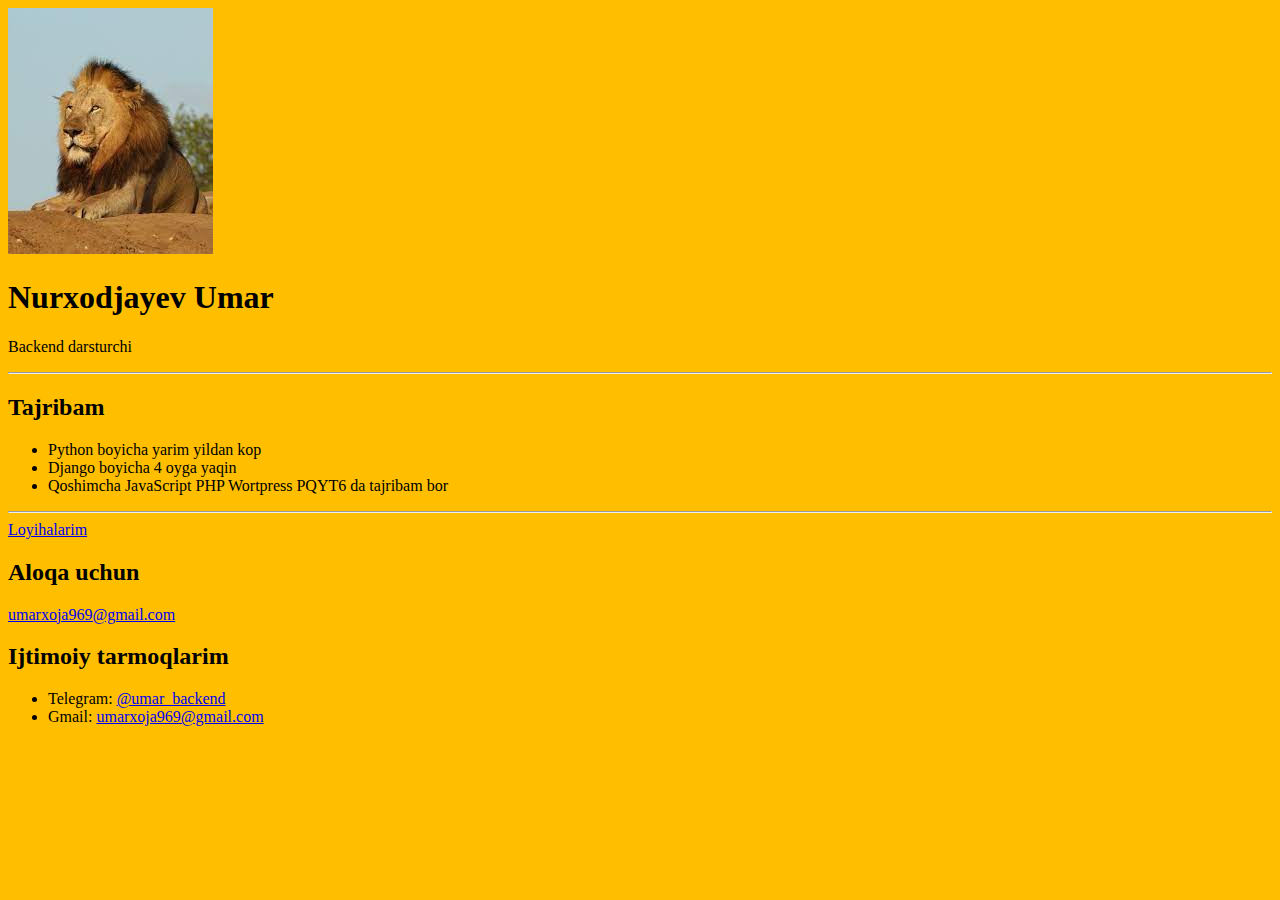
<file: index.html>
<!DOCTYPE html>
<html lang="en">
<head>
    <meta charset="UTF-8">
    <meta http-equiv="X-UA-Compatible" content="IE=edge">
    <meta name="viewport" content="width=device-width, initial-scale=1.0">
    <title>Document</title>
</head>
<body bgcolor="#ffbf00">
    <img src="[data-uri]" alt="">
    <h1>Nurxodjayev Umar</h1>
    <p>Backend darsturchi</p>
    <hr>
    <h2>Tajribam</h1>
        <ul>
            <li>Python boyicha yarim yildan kop</li>
            <li>Django boyicha 4 oyga yaqin</li>
            <li>Qoshimcha JavaScript PHP Wortpress PQYT6 da tajribam bor</li>
        </ul>
    <hr>
    <a href="loyihalarim.html">Loyihalarim</a>
    <h2>Aloqa uchun</h2>
    <a href="mailto:umarxoja969@gmail.com">umarxoja969@gmail.com</a>
    <h2>Ijtimoiy tarmoqlarim</h2>
    <ul>
        <li>Telegram: <a href="https:/t.me/umar_backend">@umar_backend</a></li>
        <li>Gmail: <a href="https:/google/umarxoja969@gmail.com">umarxoja969@gmail.com</a></li>
    </ul>
</body>
</html>
</file>
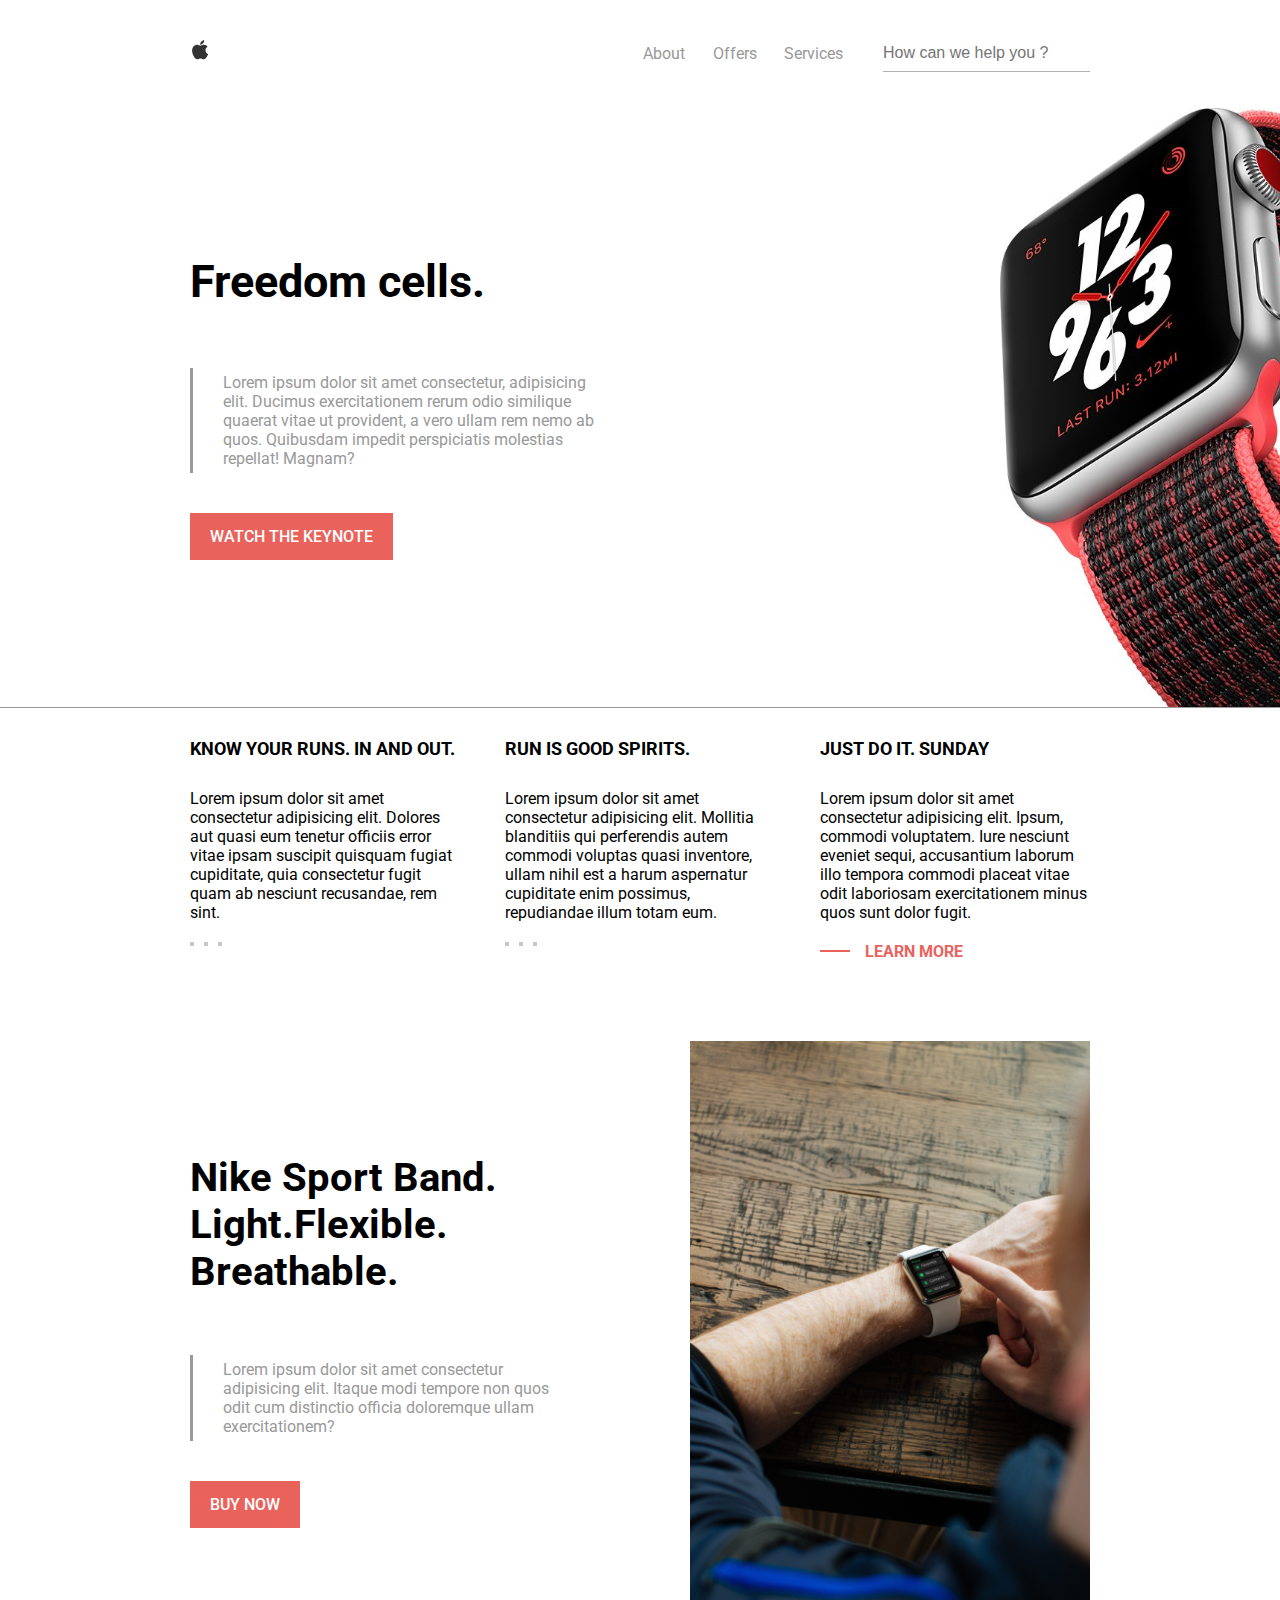
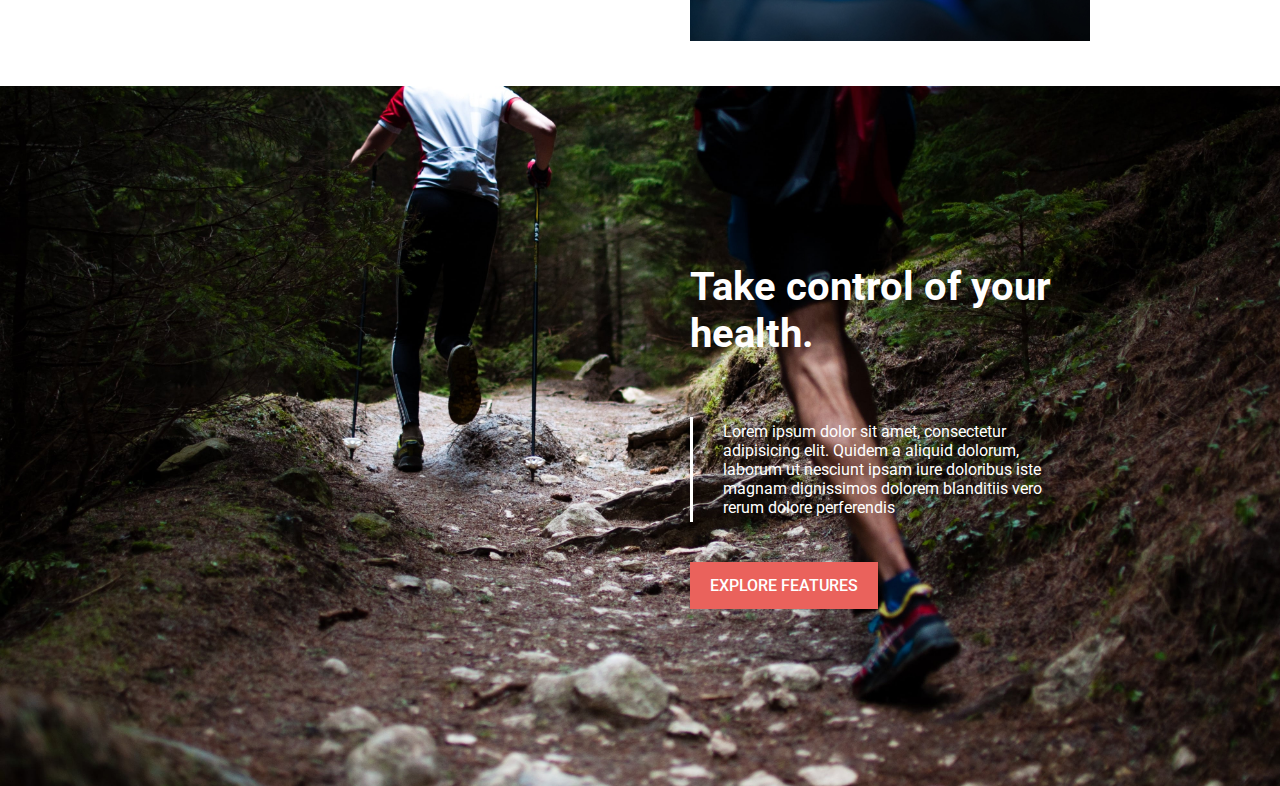
<file: css 2 proekt/index.html>
<!DOCTYPE html>
<html lang="en">
<head>
  <meta charset="UTF-8">
  <meta name="viewport" content="width=device-width, initial-scale=1.0">
  <meta http-equiv="X-UA-Compatible" content="ie=edge">
  <title>Loop 1 - Challenge</title>
  <link href="https://fonts.googleapis.com/css?family=Roboto:300,400,500,700" rel="stylesheet">
  <link rel="stylesheet" href="./css/main.css" />
 
</head>
<body>
  <!-- header qismi -->
  <header class="site-header">
    <div class="container">
<!-- header inside -->
      <div class="header-inside">
        <!-- header inside end -->
      <div class="header-left">
        <a href="#" class="logo-link">
          <img src="./img/logo.svg" alt="" class="logo-img">
        </a>
      </div>
      <!-- header-right -->
      <div class="header-right">
        <!-- header nav -->
        <nav class="header-nav">
          <ul class="nav-list">
            <li class="nav-item"><a href="#" class="nav-link">About</a></li>
            <li class="nav-item"><a href="#" class="nav-link">Offers</a></li>
            <li class="nav-item"><a href="#" class="nav-link">Services</a></li>
            <!-- header nav end -->
          </ul>
        </nav>
        <!-- header nav end -->
            <!-- search-form -->
        <form  class="search-form">
          <input type="search" class="search-input" placeholder="How can we help you ?" required>
        </form>
            <!-- search-form end -->
      </div> 
      <!-- header-right end -->
      </div>
    </div>
  </header>
  <!-- HEADER END -->

<!-- Banner Start -->
<section class="banner-section">
  <div class="container">
    <!-- text-box start -->
    <div class="text-box">
      <h1 class="banner-title">Freedom cells.</h1>
      <p class="banner-text">Lorem ipsum dolor sit amet consectetur, adipisicing elit. Ducimus exercitationem rerum odio similique quaerat vitae ut provident, a vero ullam rem nemo ab quos. Quibusdam impedit perspiciatis molestias repellat! Magnam?</p>
      <a href="#" class="banner-link">Watch the keynote</a>
    </div>
    <!-- text-box end -->
  </div>
</section>
<!-- BANNER END -->

<!-- FEATURES START -->
<section class="features">
  <!-- container start -->
  <div class="container features-inside">
    <h1 class="visually-hidden">Features</h1>
    <article class="feature">
      <h2 class="article-title">Know your runs. In and out.</h2>
      <p class="feature-text">Lorem ipsum dolor sit amet consectetur adipisicing elit. Dolores aut quasi eum tenetur officiis error vitae ipsam suscipit quisquam fugiat cupiditate, quia consectetur fugit quam ab nesciunt recusandae, rem sint.</p>
      <hr class="divider">
    </article>
    <article class="feature">
      <h2 class="article-title">Run is good spirits.</h2>
      <p class="feature-text">Lorem ipsum dolor sit amet consectetur adipisicing elit. Mollitia blanditiis qui perferendis autem commodi voluptas quasi inventore, ullam nihil est a harum aspernatur cupiditate enim possimus, repudiandae illum totam eum.</p>
      <hr class="divider">
    </article>
    <article class="feature">
      <h2 class="article-title">Just do it. Sunday</h2>
      <p class="feature-text">Lorem ipsum dolor sit amet consectetur adipisicing elit. Ipsum, commodi voluptatem. Iure nesciunt eveniet sequi, accusantium laborum illo tempora commodi placeat vitae odit laboriosam exercitationem minus quos sunt dolor fugit.</p>
      <a href="#" class="feature-link">Learn more</a>
    </article>
  </div>
  <!-- container end -->
</section>
<!-- FEATURES END -->

<!-- PURCHASE START -->
<section class="purchase">
  <!-- container start -->
  <div class="container purchase-inside">
    <!-- purchase-text-box start -->
    <div class="purchase-text-box">
      <h1 class="purchase-title">Nike Sport Band.<br>Light.Flexible.<br>Breathable.</h1>
      <p class="purchase-text">Lorem ipsum dolor sit amet consectetur adipisicing elit. Itaque modi tempore non quos odit cum distinctio officia doloremque ullam exercitationem?</p>
      <a href="#" class="purchase-btn">Buy now</a>
    </div>
    <!-- purchase-text-box -->
    <img src="./img/preview.jpg" alt="purchase-image" class="purchase-image" height="600" width="400">
  </div>
  <!-- container end -->
</section>
<!-- PURCHASE END -->

 <!-- RUNNING START -->
 <section class="running">
  <div class="container running-inside">
    <div class="running-text-box">
      <h1 class="running-title">Take control of your health.</h1>
      <p class="running-text">Lorem ipsum dolor sit amet, consectetur adipisicing elit. Quidem a aliquid dolorum, laborum ut nesciunt ipsam iure doloribus iste magnam dignissimos dolorem blanditiis vero rerum dolore perferendis</p>
      <a href="#" class="running-btn">Explore features</a>
    </div><!-- /.running-inside -->
  </div><!-- /.container -->
</section><!-- /.running -->
<!-- RUNNING END -->
</body>
</html>
</file>
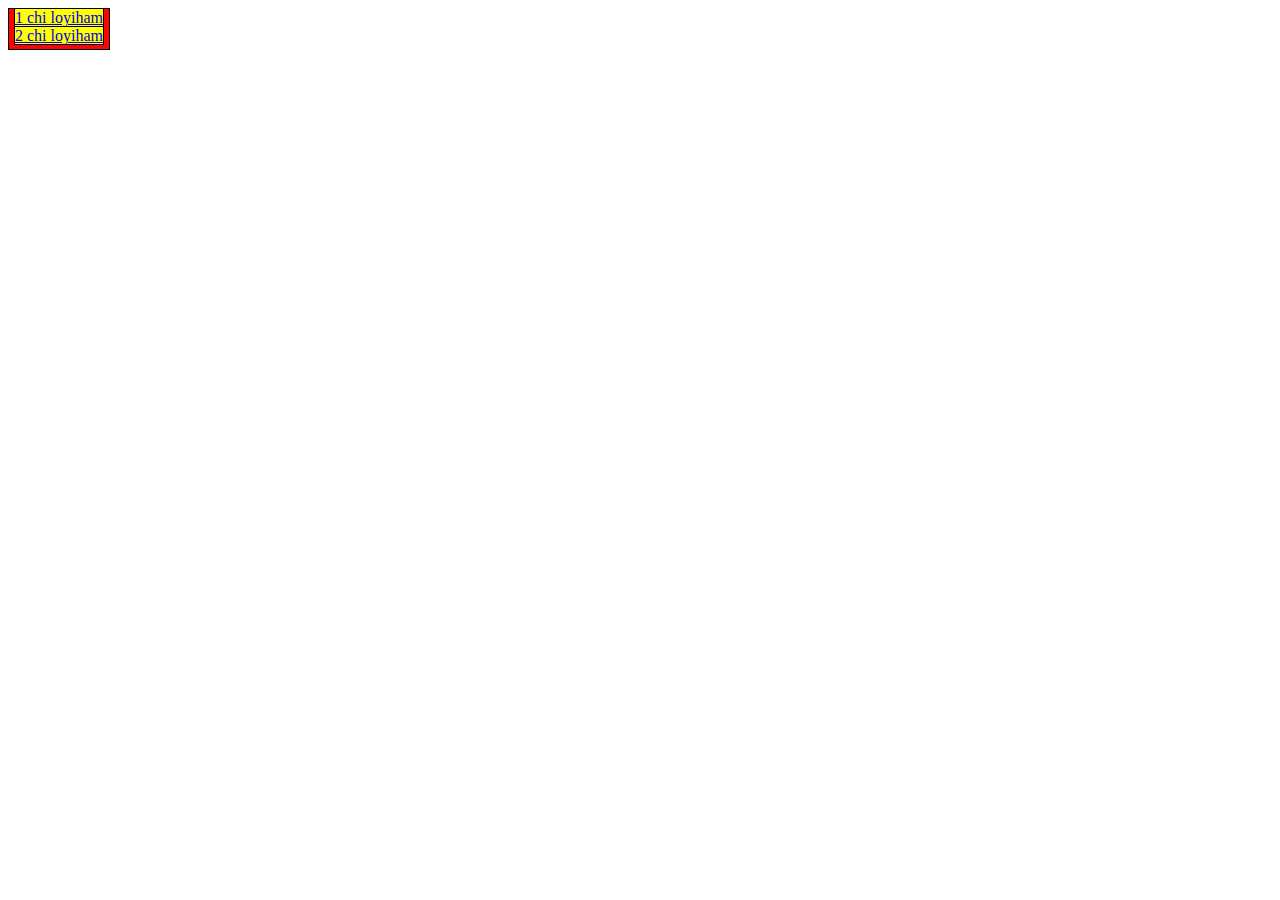
<file: loyihalarim.html>
<!DOCTYPE html>
<html lang="en">
<head>
    <meta charset="UTF-8">
    <meta http-equiv="X-UA-Compatible" content="IE=edge">
    <meta name="viewport" content="width=device-width, initial-scale=1.0">
    <title>Document</title>
    <link rel="stylesheet" href="style.css">
</head>
<body>
    <div class="container">
        <div>
            <a href="/css 1 proekt/index.html">1 chi loyiham</a>
        </div>
        <div>
            <a href="/css 2 proekt/index.html">2 chi loyiham</a>
        </div>
    </div>
</body>
</html>
</file>
<file: css 2 proekt/css/main.css>
@import 'header.css';
@import 'banner.css';
@import 'features.css';
@import 'purchase.css';
@import 'running.css';

.visually-hidden {
    position: absolute !important;
    clip: rect(1px 1px 1px 1px); /* Ie6, IE7 */
    clip: rect(1px,1px,1px,1px);
    padding: 0 !important;
    border: 0 !important;
    height: 1px !important;
    width: 1px !important;
    overflow: hidden;
}   
*{
    margin: 0;
    padding: 0;
    box-sizing: border-box;
    list-style: none;
}
body{
    font-family:'Roboto',serif;
    font-size: 16px;
}
.container{
    width: 900px;
    margin: 0 auto;
    
}
</file>
<file: style.css>
h1{
    font-size: 35px;
}
p{
    font-size: 25px;
}
h2{
    font-size: 25px;
}
hr{
    background-color: black;
    border: none;
    height: 0.5px;
}
.image{
    width: 300px;
    height: 250px;
}
h3{
 font-size: 25px;
}
.container{
    width: 100px;
    height: 40px;
    background-color: rgb(248, 6, 6);
    display: relative;
    text-align: center;
    border: 1px solid black;
}
.div{
    display: flex;
}
.container a{
    border: 1px solid black;
    width: 75px;
    height: 40px;
    background-color: yellow;
}
.container a:hover{
    background-color: red;
    color: white;
    
}
</file>
